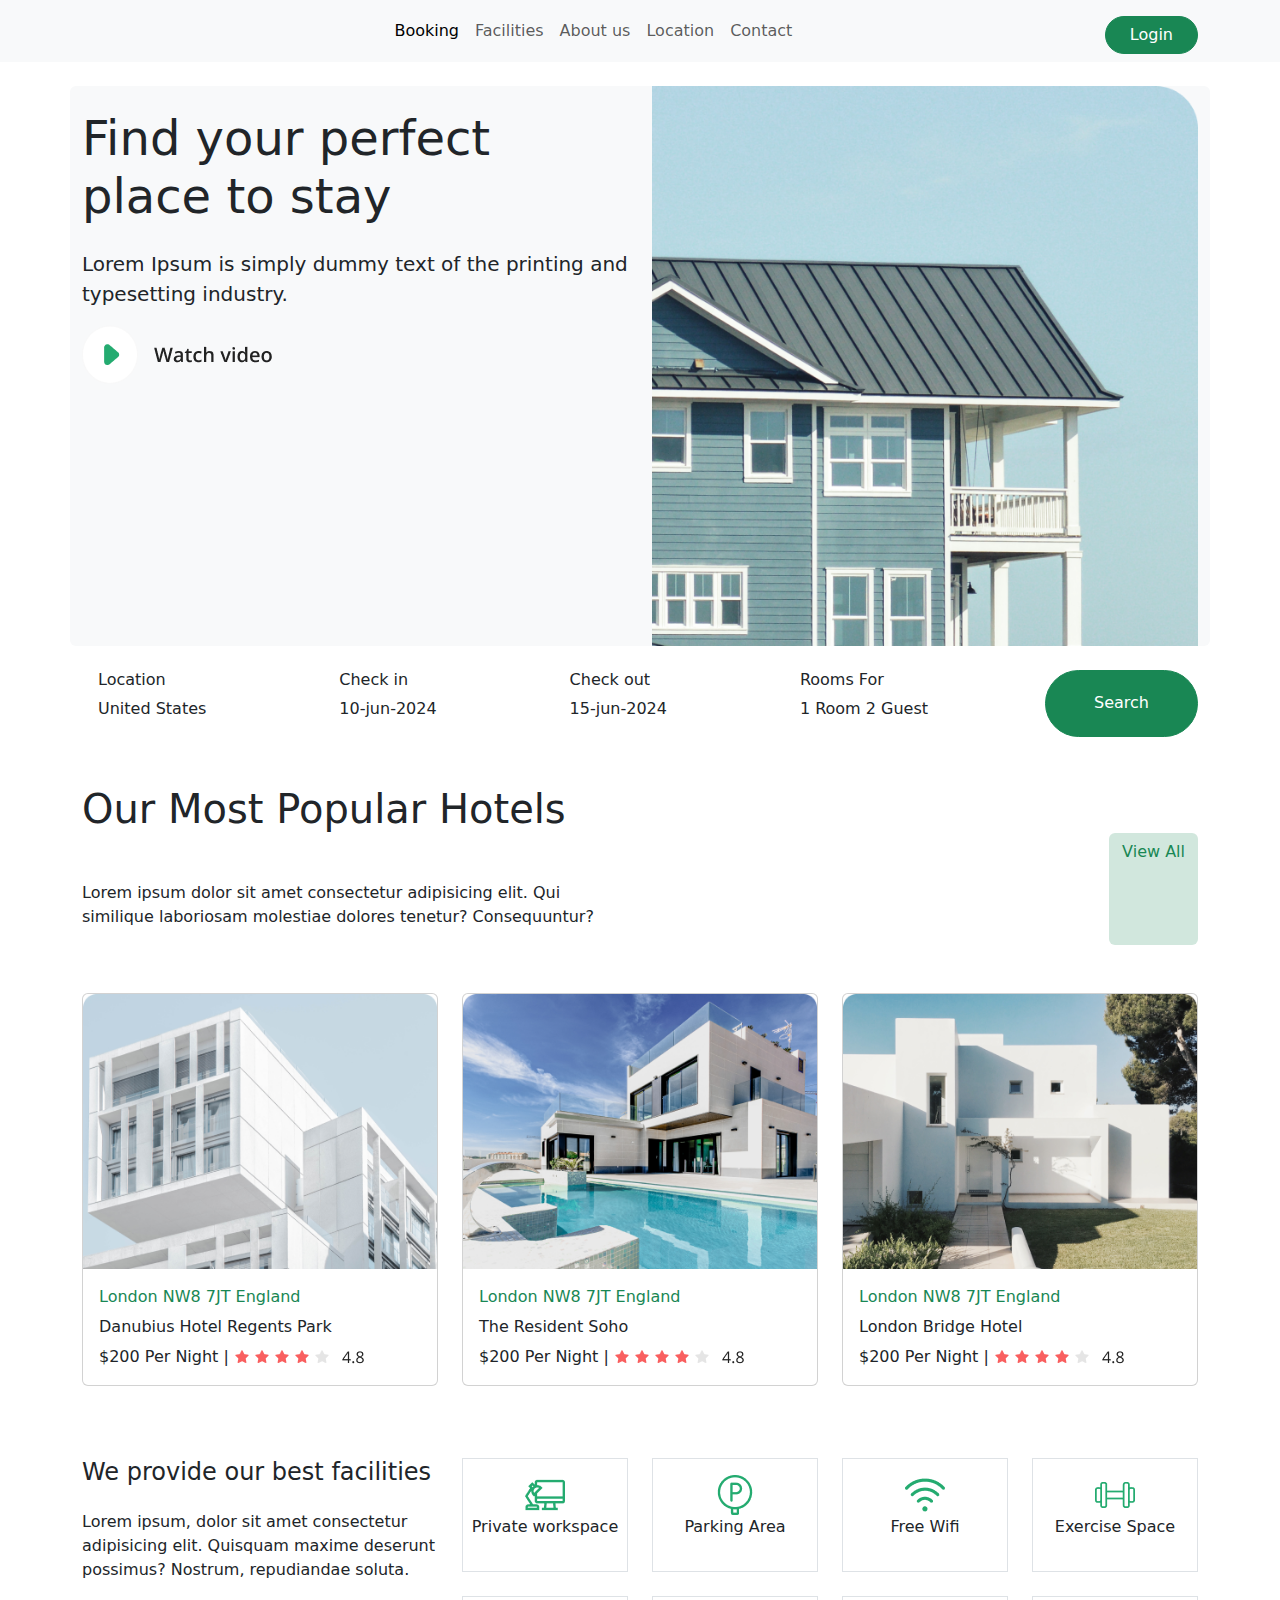
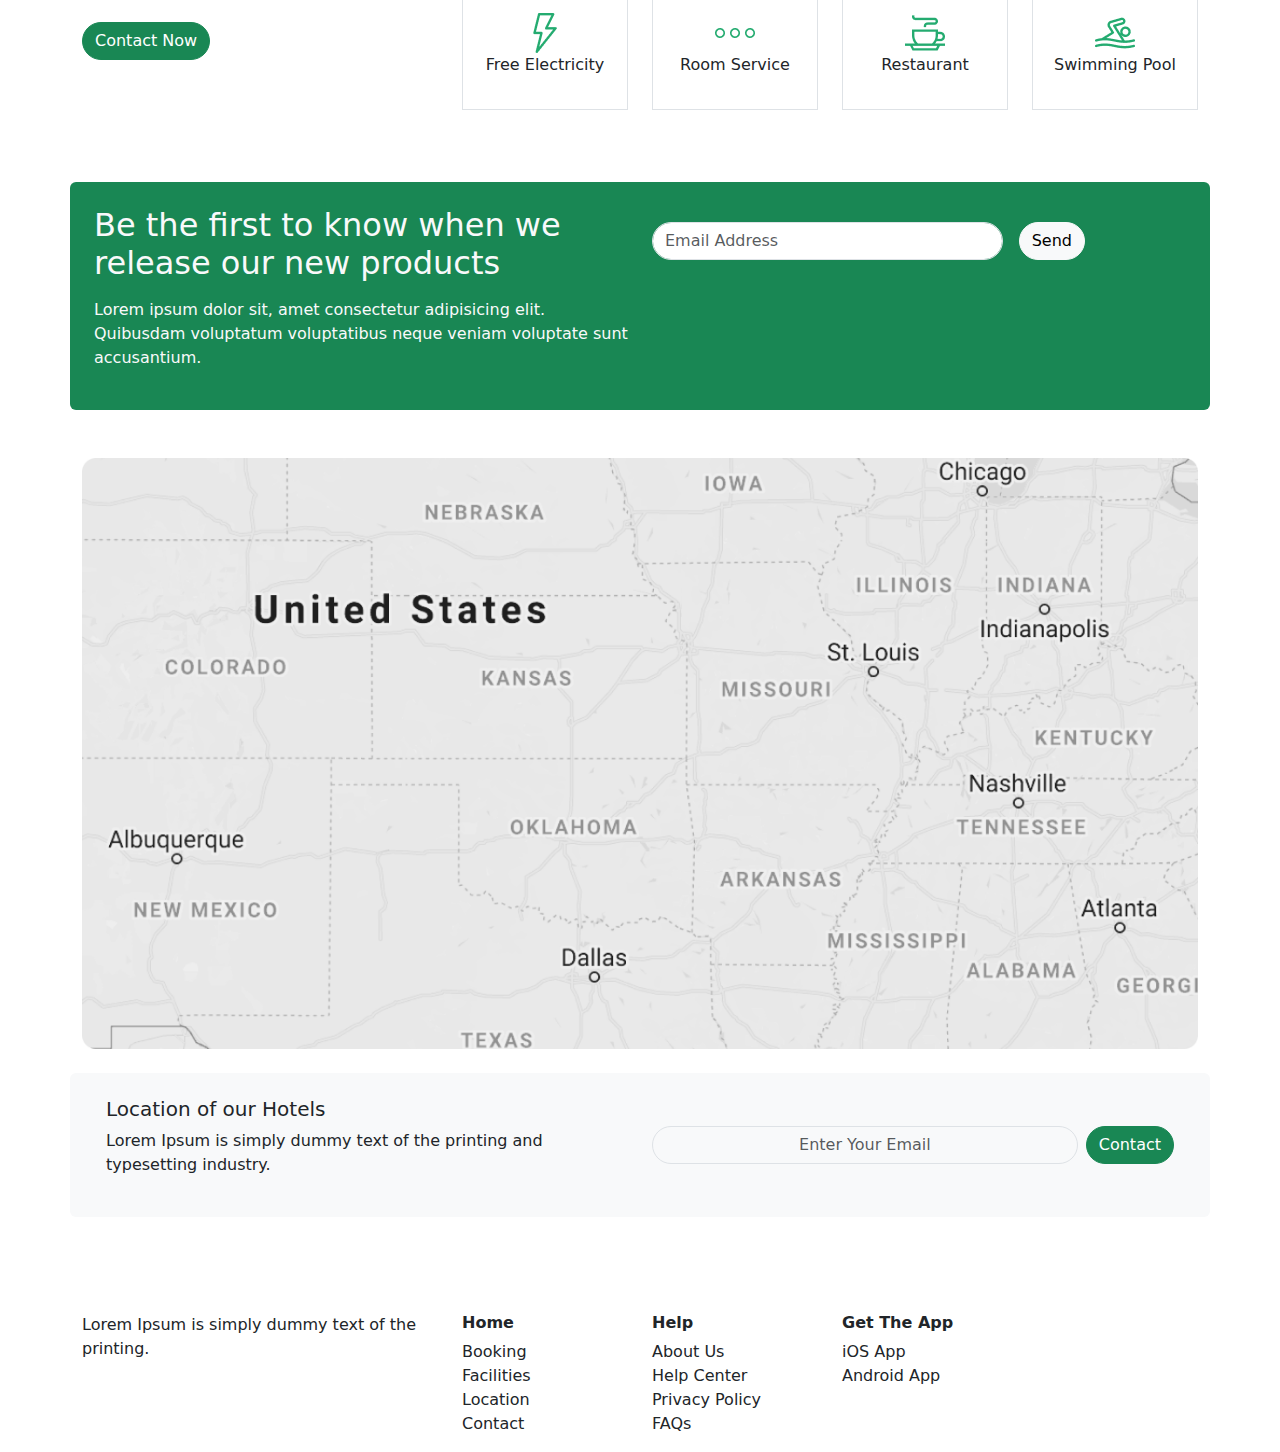
<file: index.html>
<!doctype html>
<html lang="en">

<head>
  <meta charset="utf-8">
  <meta name="viewport" content="width=device-width, initial-scale=1">
  <title>Hotel Booking</title>
  <link href="https://cdn.jsdelivr.net/npm/bootstrap@5.3.3/dist/css/bootstrap.min.css" rel="stylesheet"
    integrity="sha384-QWTKZyjpPEjISv5WaRU9OFeRpok6YctnYmDr5pNlyT2bRjXh0JMhjY6hW+ALEwIH" crossorigin="anonymous">
  <link rel="stylesheet" href="https://cdnjs.cloudflare.com/ajax/libs/font-awesome/6.5.2/css/all.min.css"
    integrity="sha512-SnH5WK+bZxgPHs44uWIX+LLJAJ9/2PkPKZ5QiAj6Ta86w+fsb2TkcmfRyVX3pBnMFcV7oQPJkl9QevSCWr3W6A=="
    crossorigin="anonymous" referrerpolicy="no-referrer" />
  <link rel="stylesheet" href="./index.css">
</head>

<body>
  <div id="main">
    <!-- /menu\ -->
    <header>
      <nav class="navbar navbar-expand-lg bg-body-tertiary">
        <div class="container">
          <button class="navbar-toggler" type="button" data-bs-toggle="collapse" data-bs-target="#navbarSupportedContent"
            aria-controls="navbarSupportedContent" aria-expanded="false" aria-label="Toggle navigation">
            <span class="navbar-toggler-icon"></span>
          </button>
          <div class="collapse navbar-collapse" id="navbarSupportedContent">
            <ul class="navbar-nav mx-auto mb-2 mb-lg-0">
              <li class="nav-item">
                <a class="nav-link active" aria-current="page" href="./index.html">Booking</a>
              </li>
              <li class="nav-item">
                <a class="nav-link" href="./Hostels list.html">Facilities</a>
              </li>
              <li class="nav-item">
                <a class="nav-link" href="./Hostels list.html">About us</a>
              </li>
              <li class="nav-item">
                <a class="nav-link" href="#">Location</a>
              </li>
              <li class="nav-item">
                <a class="nav-link" href="./login.html">Contact</a>
              </li>
            </ul>
            <a href="./login.html" class="btn btn-success px-4 rounded-pill mt-2">Login</a>
          </div>
        </div>
      </nav>
    </header>

    <!-- Section 1 -->
    <div class="container mt-4 bg-light rounded">
      <div class="row">
        <div class="col-lg-6">
          <div class="content">
            <h1 class="display-5 mt-4">Find your perfect place to stay</h1>
            <p class="lead mt-4">Lorem Ipsum is simply dummy text of the printing and typesetting industry.</p>
            <img src="./video.png" alt="Video preview" class="img-fluid">
          </div>
        </div>
        <div class="col-lg-6">
          <div class="content-img">
            <img src="./1.png" alt="Hotel Image" class="img-fluid">
          </div>
        </div>
      </div>
    </div>

    <!-- Section 2 -->
    <div class="container mt-4">
      <div class="row">
        <div class="col-lg-12">
          <div class="d-flex flex-wrap justify-content-between">
            <div class="d-flex">
              <div class="flex-shrink-0">
                <i class="fa-solid fa-location-dot"></i>
              </div>
              <div class="flex-grow-1 ms-3">
                <h6>Location</h6>
                <p>United States</p>
              </div>
            </div>
            <div class="d-flex">
              <div class="flex-shrink-0">
                <i class="fa-solid fa-calendar-days"></i>
              </div>
              <div class="flex-grow-1 ms-3">
                <h6>Check in</h6>
                <p>10-jun-2024</p>
              </div>
            </div>
            <div class="d-flex">
              <div class="flex-shrink-0">
                <i class="fa-solid fa-calendar-days"></i>
              </div>
              <div class="flex-grow-1 ms-3">
                <h6>Check out</h6>
                <p>15-jun-2024</p>
              </div>
            </div>
            <div class="d-flex">
              <div class="flex-shrink-0">
                <i class="fa-solid fa-location-dot"></i>
              </div>
              <div class="flex-grow-1 ms-3">
                <h6>Rooms For</h6>
                <p>1 Room 2 Guest</p>
              </div>
            </div>
            <button type="button" class="btn btn-success px-5 rounded-pill mt-3 mt-lg-0">Search</button>
          </div>
        </div>
      </div>
    </div>

    <!-- Section 3 -->
    <div class="container mt-5">
      <div class="row">
        <div class="col-lg-6">
          <h1 class="head">Our Most Popular Hotels</h1>
          <p class="lead mt-5 fs-6">Lorem ipsum dolor sit amet consectetur adipisicing elit. Qui similique laboriosam molestiae dolores tenetur? Consequuntur?</p>
        </div>
        <div class="col-lg-6 d-flex justify-content-lg-end justify-content-center mt-5">
          <a href="#" class="btn text-success bg-success-subtle">View All</a>
        </div>
      </div>
      <div class="row mt-5">
        <div class="col-lg-4 col-md-6 mb-4">
          <div class="card h-100">
            <img src="./image (1).png" class="card-img-top img-fluid" alt="...">
            <div class="card-body">
              <p class="card-title text-success">London NW8 7JT England</p>
              <h5 class="fs-6">Danubius Hotel Regents Park</h5>
              <p class="card-text">$200 Per Night | <img src="./Group 10.png" alt="Rating"></p>
            </div>
          </div>
        </div>
        <div class="col-lg-4 col-md-6 mb-4">
          <div class="card h-100">
            <img src="./image (2).png" class="card-img-top img-fluid" alt="...">
            <div class="card-body">
              <p class="card-title text-success">London NW8 7JT England</p>
              <h5 class="fs-6">The Resident Soho</h5>
              <p class="card-text">$200 Per Night | <img src="./Group 10.png" alt="Rating"></p>
            </div>
          </div>
        </div>
        <div class="col-lg-4 col-md-6 mb-4">
          <div class="card h-100">
            <img src="./image (3).png" class="card-img-top img-fluid" alt="...">
            <div class="card-body">
              <p class="card-title text-success">London NW8 7JT England</p>
              <h5 class="fs-6">London Bridge Hotel</h5>
              <p class="card-text">$200 Per Night | <img src="./Group 10.png" alt="Rating"></p>
            </div>
          </div>
        </div>
      </div>
    </div>

    <!-- Section 4 -->
    <div class="container mt-5">
      <div class="row">
        <div class="col-lg-4">
          <h4>We provide our best facilities</h4>
          <p class="mt-4">Lorem ipsum, dolor sit amet consectetur adipisicing elit. Quisquam maxime deserunt possimus? Nostrum, repudiandae soluta.</p>
          <button class="btn mt-4 btn-success rounded-pill">Contact Now</button>
        </div>
        <div class="col-lg-2 col-md-4 mb-4">
          <div class="box border py-3 text-center">
            <img src="./workspace 1.png" alt="">
            <p>Private workspace</p>
          </div>
          <div class="box border text-center mt-4 py-3">
            <img src="./flash (1) 1.png" alt="">
            <p>Free Electricity</p>
          </div>
        </div>
        <div class="col-lg-2 col-md-4 mb-4">
          <div class="box border py-3 text-center">
            <img src="./parking-area (1) 1.png" alt="">
            <p>Parking Area</p>
          </div>
          <div class="box border text-center mt-4 py-3">
            <img src="./ellipsis 1.png" alt="">
            <p>Room Service</p>
          </div>
        </div>
        <div class="col-lg-2 col-md-4 mb-4">
          <div class="box border py-3 text-center">
            <img src="./wifi (2) 1.png" alt="">
            <p>Free Wifi</p>
          </div>
          <div class="box border text-center mt-4 py-3">
            <img src="./cappuccino 1.png" alt="">
            <p>Restaurant</p>
          </div>
        </div>
        <div class="col-lg-2 col-md-4 mb-4">
          <div class="box border py-3 text-center">
            <img src="./dumbell 1 (1).png" alt="">
            <p>Exercise Space</p>
          </div>
          <div class="box border text-center mt-4 py-3">
            <img src="./swimmer 1.png" alt="">
            <p>Swimming Pool</p>
          </div>
        </div>
      </div>
    </div>

    <!-- Section 5 -->
    <div class="container mt-5 bg-success text-light p-4 rounded">
      <div class="row">
        <div class="col-lg-6">
          <h2>Be the first to know when we release our new products</h2>
          <p class="mt-3">Lorem ipsum dolor sit, amet consectetur adipisicing elit. Quibusdam voluptatum voluptatibus neque veniam voluptate sunt accusantium.</p>
        </div>
        <div class="col-lg-6">
          <form class="row g-3">
            <div class="col-md-8">
              <input type="email" class="form-control rounded-pill mt-3" placeholder="Email Address">
            </div>
            <div class="col-md-4">
              <button type="submit" class="btn btn-light rounded-pill mt-3">Send</button>
            </div>
          </form>
        </div>
      </div>
    </div>

    <!-- Section 6 -->
<div class="container mt-5">
  <div class="row">
    <div class="col-12">
      <img src="./map.png" alt="Map" class="img-fluid">
    </div>
  </div>
  <div class="row bg-light rounded mt-4 p-4">
    <div class="col-lg-6">
      <h5>Location of our Hotels</h5>
      <p>Lorem Ipsum is simply dummy text of the printing and typesetting industry.</p>
    </div>
    <div class="col-lg-6 d-flex justify-content-lg-end align-items-center mt-3 mt-lg-0">
      <input type="email" placeholder="Enter Your Email" class="form-control rounded-pill bg-light me-2 text-center">
      <button class="btn btn-success rounded-pill">Contact</button>
    </div>
  </div>
</div>
<!-- End Section 6 -->

<!-- Section 7 -->
<div class="container mt-5">
  <div class="row">
    <div class="col-lg-4 col-md-6 mt-5">
      <p>Lorem Ipsum is simply dummy text of the printing.</p>
      <div class="mt-3">
        <a href="#" class="me-3"><i class="fa-brands fa-facebook fa-2x"></i></a>
        <a href="#" class="me-3"><i class="fa-brands fa-square-instagram fa-2x"></i></a>
        <a href="#"><i class="fa-brands fa-google fa-2x"></i></a>
      </div>
    </div>
    <div class="col-lg-2 col-md-6 mt-5">
      <h6 class="fw-bold">Home</h6>
      <ul class="list-unstyled">
        <li><a href="#" class="text-decoration-none text-dark">Booking</a></li>
        <li><a href="#" class="text-decoration-none text-dark">Facilities</a></li>
        <li><a href="#" class="text-decoration-none text-dark">Location</a></li>
        <li><a href="#" class="text-decoration-none text-dark">Contact</a></li>
      </ul>
    </div>
    <div class="col-lg-2 col-md-6 mt-5">
      <h6 class="fw-bold">Help</h6>
      <ul class="list-unstyled">
        <li><a href="#" class="text-decoration-none text-dark">About Us</a></li>
        <li><a href="#" class="text-decoration-none text-dark">Help Center</a></li>
        <li><a href="#" class="text-decoration-none text-dark">Privacy Policy</a></li>
        <li><a href="#" class="text-decoration-none text-dark">FAQs</a></li>
      </ul>
    </div>
    <div class="col-lg-2 col-md-6 mt-5">
      <h6 class="fw-bold">Get The App</h6>
      <ul class="list-unstyled">
        <li><a href="#" class="text-decoration-none text-dark">iOS App</a></li>
        <li><a href="#" class="text-decoration-none text-dark">Android App</a></li>
      </ul>
    </div>
  </div>
</div>
<!-- End Section 7 -->

  </div>

  <script src="https://cdn.jsdelivr.net/npm/bootstrap@5.3.3/dist/js/bootstrap.bundle.min.js"
    integrity="sha384-dQF1WbqqiJ6fnuOPSNk/d4B0VR2uC11ykPqSnnNr4/V27BfDQO/bX7EAPt08TUwP" crossorigin="anonymous"></script>
</body>

</html>
</file>
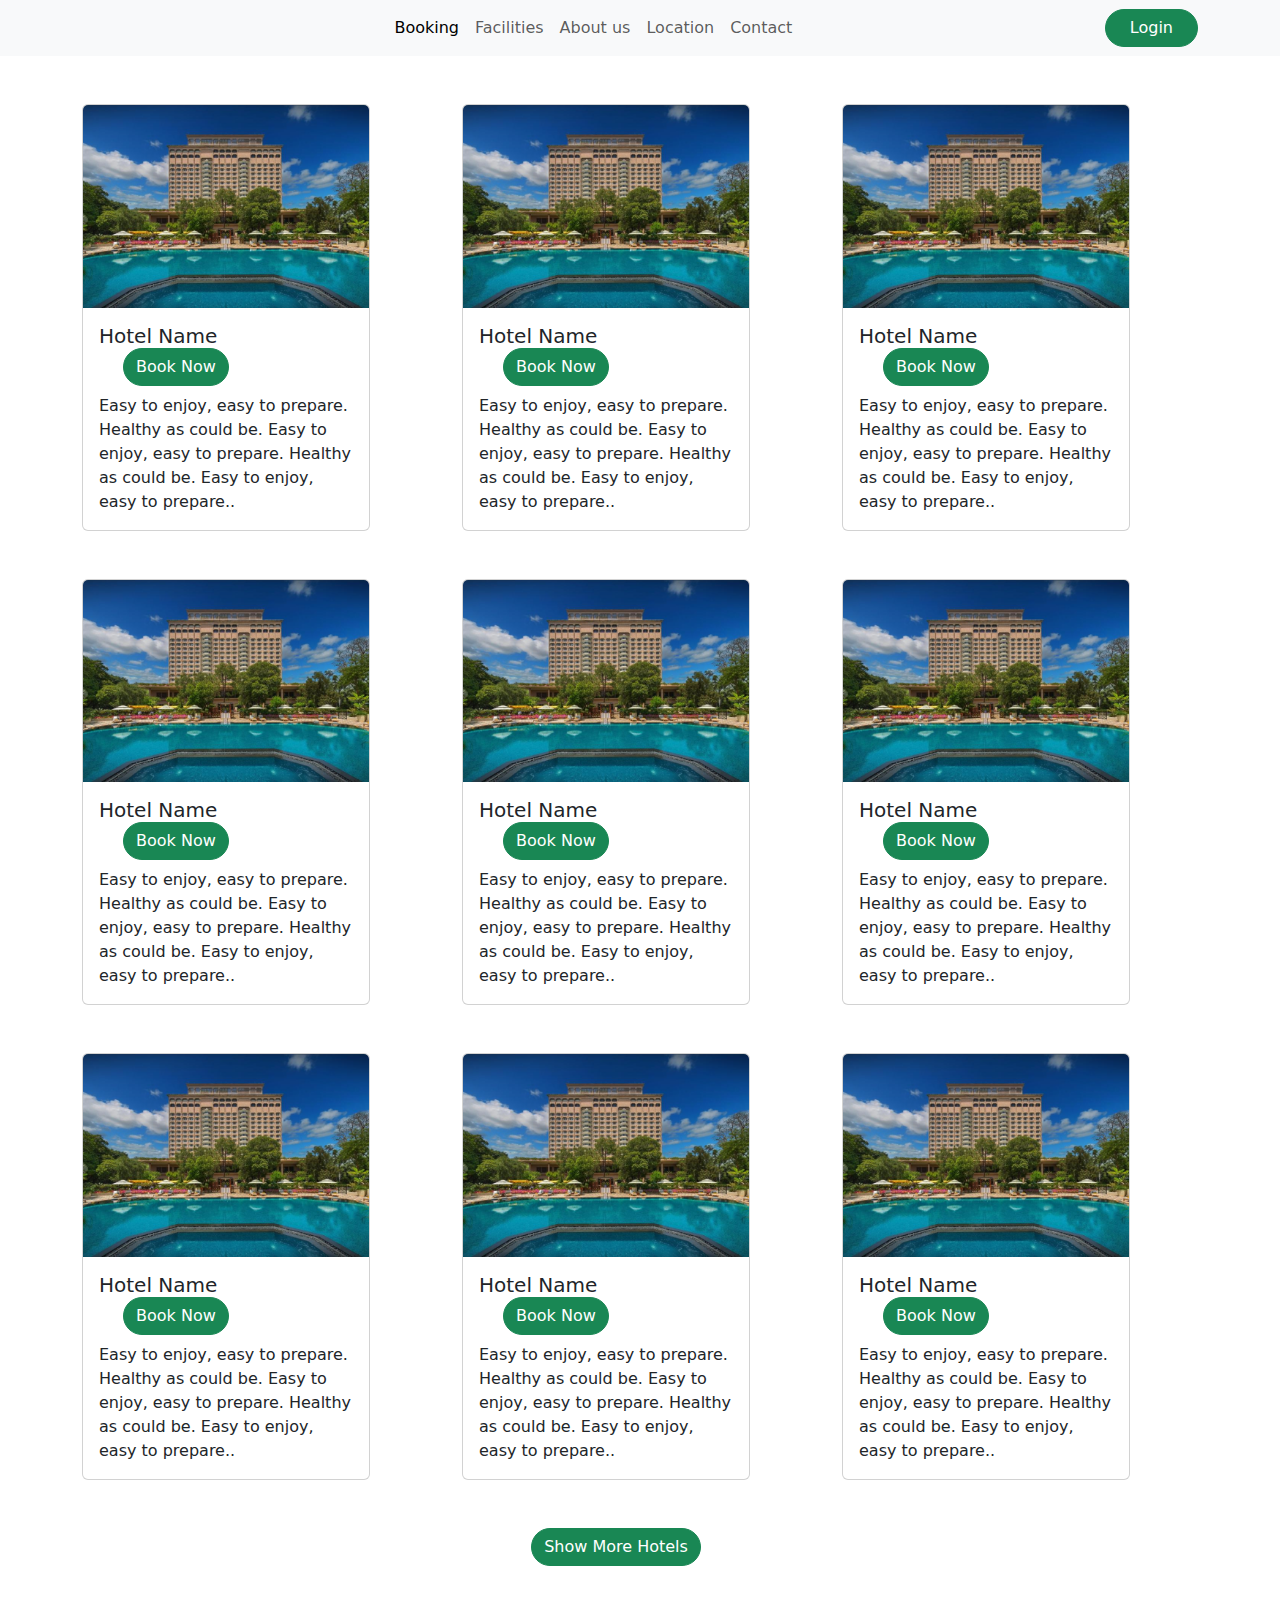
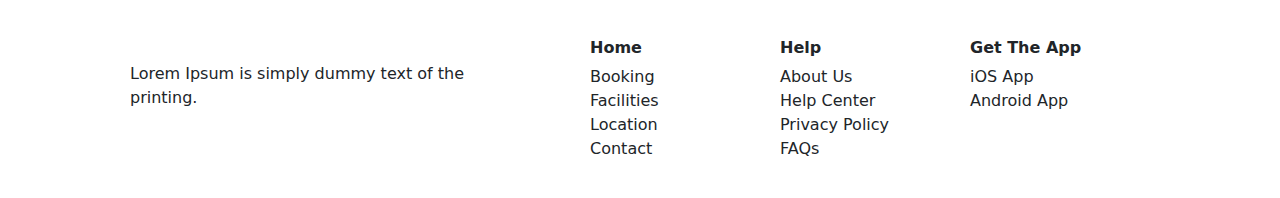
<file: Hostels list.html>
<!DOCTYPE html>
<html lang="en">
<head>
    <meta charset="UTF-8">
    <meta name="viewport" content="width=device-width, initial-scale=1.0">
    <title>Hostels List</title>
    <link href="https://cdn.jsdelivr.net/npm/bootstrap@5.3.3/dist/css/bootstrap.min.css" rel="stylesheet"
    integrity="sha384-QWTKZyjpPEjISv5WaRU9OFeRpok6YctnYmDr5pNlyT2bRjXh0JMhjY6hW+ALEwIH" crossorigin="anonymous">
  <link rel="stylesheet" href="https://cdnjs.cloudflare.com/ajax/libs/font-awesome/6.5.2/css/all.min.css"
    integrity="sha512-SnH5WK+bZxgPHs44uWIX+LLJAJ9/2PkPKZ5QiAj6Ta86w+fsb2TkcmfRyVX3pBnMFcV7oQPJkl9QevSCWr3W6A=="
    crossorigin="anonymous" referrerpolicy="no-referrer" />
 <link rel="stylesheet" href="./index.css">
</head>
<body>
    <header>
        <nav class="navbar navbar-expand-lg bg-body-tertiary">
          <div class="container">
  
            <button class="navbar-toggler" type="button" data-bs-toggle="collapse"
              data-bs-target="#navbarSupportedContent" aria-controls="navbarSupportedContent" aria-expanded="false"
              aria-label="Toggle navigation">
              <span class="navbar-toggler-icon"></span>
            </button>
            <div class="collapse navbar-collapse" id="navbarSupportedContent">
              <ul class="navbar-nav mx-auto mb-2 mb-lg-0">
                <li class="nav-item">
                  <a class="nav-link active" aria-current="page" href="./index.html">Booking</a>
                </li>
                <li class="nav-item">
                  <a class="nav-link" href="./Hostels list.html">Facilities</a>
                </li>
                <li class="nav-item">
                  <a class="nav-link" href="./Hostels list.html">About us</a>
                </li>
                <li class="nav-item">
                  <a class="nav-link" href="#">Location</a>
                </li>
                <li class="nav-item">
                  <a class="nav-link" href="./login.html">Contact</a>
                </li>
  
              </ul>
              <a href="#" class="btn btn-success px-4 rounded-pill mt-">Login</a>
            </div>
          </div>
        </nav>
      </header>
      <!-- section1 -->
      <div class="container mt-5">
        <div class="row">
            <div class="col-lg-4 rounded">
                <div class="card" style="width: 18rem;">
                    <img src="./Rectangle 14.png" class="card-img-top" alt="...">
                    <div class="card-body">
                        <h5 class="card-title">Hotel Name <a href="#" class="btn btn-success rounded-pill ms-4">Book Now</a></h5>
                        
                        <p class="card-text">Easy to enjoy, easy to prepare. Healthy as could be. Easy to enjoy, easy to prepare. Healthy as could be. Easy to enjoy, easy to prepare..</p>
                    </div>
                  </div>
            </div>
            <div class="col-lg-4 rounded">
                <div class="card" style="width: 18rem;">
                    <img src="./Rectangle 14.png" class="card-img-top" alt="...">
                    <div class="card-body">
                        <h5 class="card-title">Hotel Name <a href="#" class="btn btn-success rounded-pill ms-4">Book Now</a></h5>
                        
                        <p class="card-text">Easy to enjoy, easy to prepare. Healthy as could be. Easy to enjoy, easy to prepare. Healthy as could be. Easy to enjoy, easy to prepare..</p>
                    </div>
                  </div>
            </div>
            <div class="col-lg-4 rounded">
                <div class="card" style="width: 18rem;">
                    <img src="./Rectangle 14.png" class="card-img-top" alt="...">
                    <div class="card-body">
                        <h5 class="card-title">Hotel Name <a href="#" class="btn btn-success rounded-pill ms-4">Book Now</a></h5>
                        
                        <p class="card-text">Easy to enjoy, easy to prepare. Healthy as could be. Easy to enjoy, easy to prepare. Healthy as could be. Easy to enjoy, easy to prepare..</p>
                    </div>
                  </div>
            </div>
        </div>
      </div>

      <div class="container mt-5">
        <div class="row">
            <div class="col-lg-4 rounded">
                <div class="card" style="width: 18rem;">
                    <img src="./Rectangle 14.png" class="card-img-top" alt="...">
                    <div class="card-body">
                        <h5 class="card-title">Hotel Name <a href="#" class="btn btn-success rounded-pill ms-4">Book Now</a></h5>
                        
                        <p class="card-text">Easy to enjoy, easy to prepare. Healthy as could be. Easy to enjoy, easy to prepare. Healthy as could be. Easy to enjoy, easy to prepare..</p>
                    </div>
                  </div>
            </div>
            <div class="col-lg-4 rounded">
                <div class="card" style="width: 18rem;">
                    <img src="./Rectangle 14.png" class="card-img-top" alt="...">
                    <div class="card-body">
                        <h5 class="card-title">Hotel Name <a href="#" class="btn btn-success rounded-pill ms-4">Book Now</a></h5>
                        
                        <p class="card-text">Easy to enjoy, easy to prepare. Healthy as could be. Easy to enjoy, easy to prepare. Healthy as could be. Easy to enjoy, easy to prepare..</p>
                    </div>
                  </div>
            </div>
            <div class="col-lg-4 rounded">
                <div class="card" style="width: 18rem;">
                    <img src="./Rectangle 14.png" class="card-img-top" alt="...">
                    <div class="card-body">
                        <h5 class="card-title">Hotel Name <a href="#" class="btn btn-success rounded-pill ms-4">Book Now</a></h5>
                        
                        <p class="card-text">Easy to enjoy, easy to prepare. Healthy as could be. Easy to enjoy, easy to prepare. Healthy as could be. Easy to enjoy, easy to prepare..</p>
                    </div>
                  </div>
            </div>
        </div>
      </div>

      <div class="container mt-5">
        <div class="row">
            <div class="col-lg-4 rounded">
                <div class="card" style="width: 18rem;">
                    <img src="./Rectangle 14.png" class="card-img-top" alt="...">
                    <div class="card-body">
                        <h5 class="card-title">Hotel Name <a href="#" class="btn btn-success rounded-pill ms-4">Book Now</a></h5>
                        
                        <p class="card-text">Easy to enjoy, easy to prepare. Healthy as could be. Easy to enjoy, easy to prepare. Healthy as could be. Easy to enjoy, easy to prepare..</p>
                    </div>
                  </div>
            </div>
            <div class="col-lg-4 rounded">
                <div class="card" style="width: 18rem;">
                    <img src="./Rectangle 14.png" class="card-img-top" alt="...">
                    <div class="card-body">
                        <h5 class="card-title">Hotel Name <a href="#" class="btn btn-success rounded-pill ms-4">Book Now</a></h5>
                        
                        <p class="card-text">Easy to enjoy, easy to prepare. Healthy as could be. Easy to enjoy, easy to prepare. Healthy as could be. Easy to enjoy, easy to prepare..</p>
                    </div>
                  </div>
            </div>
            <div class="col-lg-4 rounded">
                <div class="card" style="width: 18rem;">
                    <img src="./Rectangle 14.png" class="card-img-top" alt="...">
                    <div class="card-body">
                        <h5 class="card-title">Hotel Name <a href="#" class="btn btn-success rounded-pill ms-4">Book Now</a></h5>
                        
                        <p class="card-text">Easy to enjoy, easy to prepare. Healthy as could be. Easy to enjoy, easy to prepare. Healthy as could be. Easy to enjoy, easy to prepare..</p>
                    </div>
                  </div>
            </div>
        </div>
      </div>

      <div class="container mt-5 text-center">
        <div class="row">
            <div class="col-lg-12">
                <a type="button" class="btn btn-success rounded-pill me-5">Show More Hotels</a>
            </div>
        </div>
      </div>
      <!-- end -->
      <!-- section 2 -->
      <div class="container mt-5 ">
        <div class="row mt-5">
          <div class="col-lg-4 mt-5 m-5">
            <p>Lorem Ipsum is simply dummy text of the printing.</p><br>
            <div class="icon"><i class="fa-brands fa-facebook"></i><i class="fa-brands fa-square-instagram"></i><i class="fa-brands fa-google"></i>
            </div>
            </div>
            <div class="col-lg-2 mt-4 ">
              <ul class="list ">
              <h6 class="f fw-bold">Home</h6>
              <li>Booking</li>
              <li>Facilities</li>
              <li>Location</li>
              <li>Contact</li>
            </ul>
            </div>
            <div class="col-lg-2 mt-4 ">
              <ul class="list">
              <h6 class="f fw-bold">Help</h6>
              <li>About Us</li>
              <li>Help Center</li>
              <li>Privacy Policy</li>
              <li>FAQs</li>
            </ul>
            </div>
            <div class="col-lg-2 mt-4 ">
              <ul class="list">
              <h6 class="f fw-bold">Get The App</h6>
              <li>iOS App</li>
              <li>Android App</li>
              
            </ul>
            </div>
        </div>
      </div>
      <!-- end -->
</body>
</html>
</file>
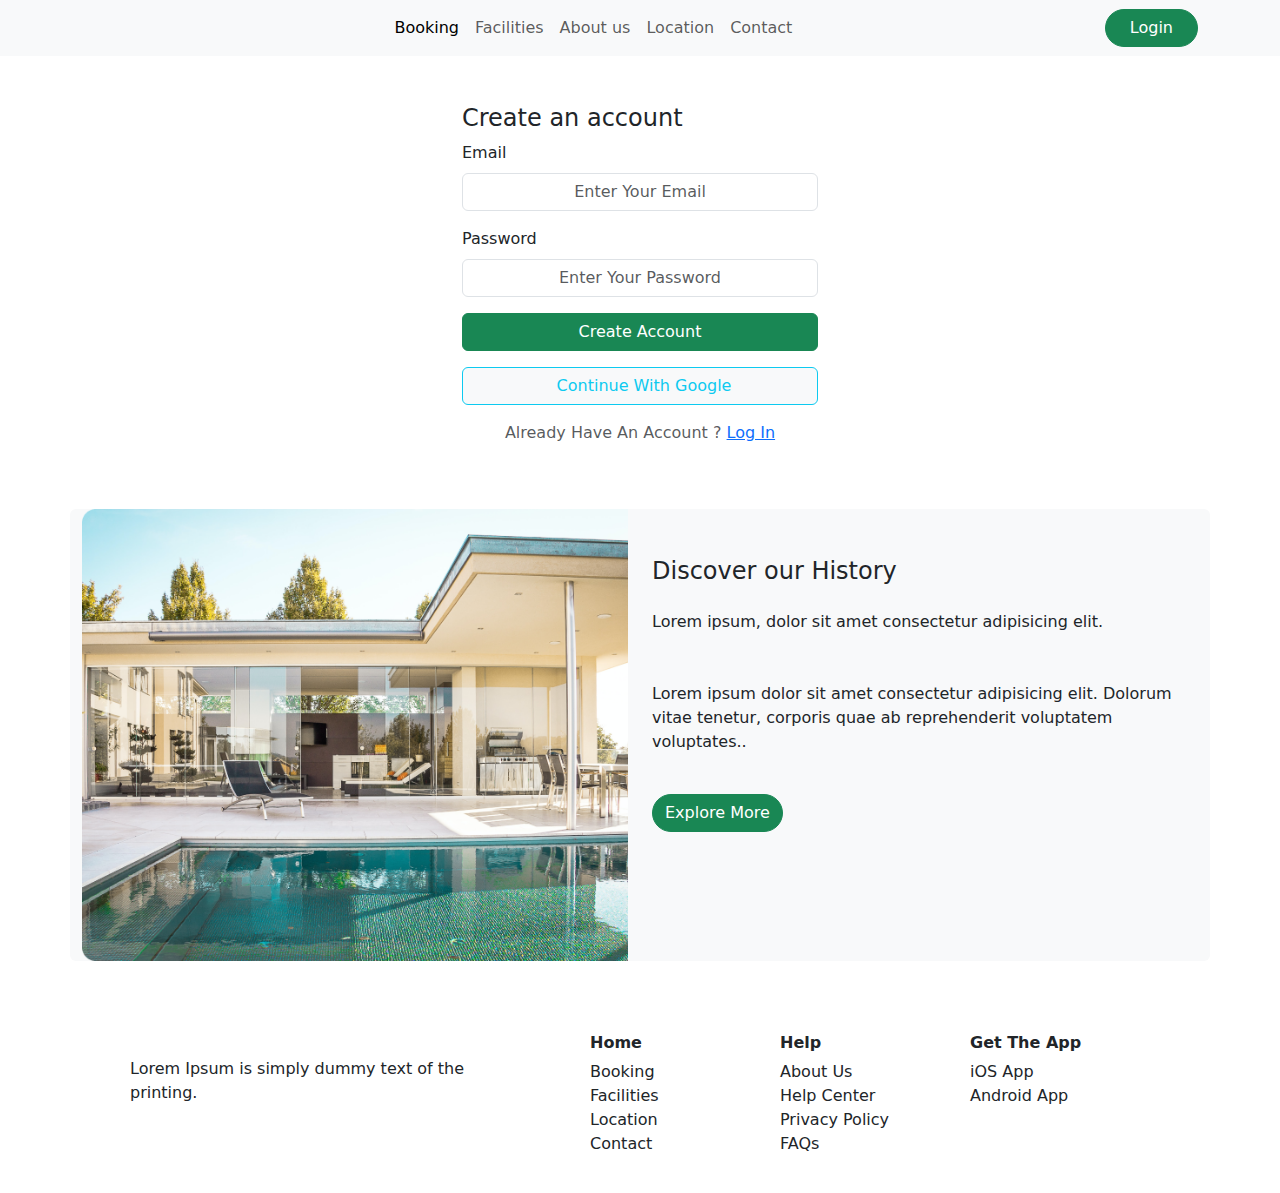
<file: Register.html>
<!DOCTYPE html>
<html lang="en">
<head>
    <meta charset="UTF-8">
    <meta name="viewport" content="width=device-width, initial-scale=1.0">
    <title>Register Page</title>
    <link href="https://cdn.jsdelivr.net/npm/bootstrap@5.3.3/dist/css/bootstrap.min.css" rel="stylesheet"
    integrity="sha384-QWTKZyjpPEjISv5WaRU9OFeRpok6YctnYmDr5pNlyT2bRjXh0JMhjY6hW+ALEwIH" crossorigin="anonymous">
  <link rel="stylesheet" href="https://cdnjs.cloudflare.com/ajax/libs/font-awesome/6.5.2/css/all.min.css"
    integrity="sha512-SnH5WK+bZxgPHs44uWIX+LLJAJ9/2PkPKZ5QiAj6Ta86w+fsb2TkcmfRyVX3pBnMFcV7oQPJkl9QevSCWr3W6A=="
    crossorigin="anonymous" referrerpolicy="no-referrer" />
 <link rel="stylesheet" href="./index.css">
</head>
<body>
    <header>
        <nav class="navbar navbar-expand-lg bg-body-tertiary">
          <div class="container">
  
            <button class="navbar-toggler" type="button" data-bs-toggle="collapse"
              data-bs-target="#navbarSupportedContent" aria-controls="navbarSupportedContent" aria-expanded="false"
              aria-label="Toggle navigation">
              <span class="navbar-toggler-icon"></span>
            </button>
            <div class="collapse navbar-collapse" id="navbarSupportedContent">
              <ul class="navbar-nav mx-auto mb-2 mb-lg-0">
                <li class="nav-item">
                  <a class="nav-link active" aria-current="page" href="./index.html">Booking</a>
                </li>
                <li class="nav-item">
                  <a class="nav-link" href="./Hostels list.html">Facilities</a>
                </li>
                <li class="nav-item">
                  <a class="nav-link" href="./Hostels list.html">About us</a>
                </li>
                <li class="nav-item">
                  <a class="nav-link" href="#">Location</a>
                </li>
                <li class="nav-item">
                  <a class="nav-link" href="./login.html">Contact</a>
                </li>
  
              </ul>
              <a href="#" class="btn btn-success px-4 rounded-pill mt-">Login</a>
            </div>
          </div>
        </nav>
      </header>
      <!-- section1 -->
      <div class="container">
        <div class="row ">
        <div class="col-lg-4"></div>
        <div class="col-lg-4">
      <form>
        <div class="mb-3 mt-5">
            <h4>Create an account</h4>
          <label for="exampleInputEmail1" class="form-label">Email</label>
          <input type="email" class="form-control  text-center" id="exampleInputEmail1" aria-describedby="emailHelp" placeholder="Enter Your Email">
         
        </div>
        <div class="mb-3 ">
          <label for="exampleInputPassword1" class="form-label">Password</label>
          <input type="password" class="form-control  text-center" id="exampleInputPassword1" placeholder="Enter Your Password">
        </div>
       
        <button type="submit" class="btn btn-success w-100 text-center">Create Account</button><br>
        <button type="submit" class="btn btn-info bg-light mt-3 w-100 text-center"> <i class="fa-brands fa-google pe-2"></i><span class="v text-info">Continue With Google</span></button>

        <p class="mt-3 text-center text-muted">Already Have An Account ? <a href="./login.html">Log In</a></p>
        </form>
    </div>
    <div class="col-lg-4"></div>
    </div>
    </div>
      <!-- end -->
      <!-- senrion 2 -->
      <div class="container mt-5 ">
        <div class="row bg-light rounded">
          <div class="col-lg-6 ">
            <img src="./image (4).png" alt="" class="img-fluid">
          </div>
          <div class="col-lg-6 mt-5">
            <h4>Discover our History</h4>
            <p class="p mt-4">Lorem ipsum, dolor sit amet consectetur adipisicing elit.<br><br><br>Lorem ipsum dolor sit
              amet
              consectetur adipisicing elit. Dolorum vitae tenetur, corporis quae ab reprehenderit voluptatem voluptates..
            </p>
            <button class="btn mt-4 btn-success  rounded-pill">Explore More</button>
          </div>
        </div>
      </div>
      <!-- end -->
      <!-- senrion 3 -->
      <div class="container mt-5 ">
        <div class="row mt-5">
          <div class="col-lg-4 mt-5 m-5">
            <p>Lorem Ipsum is simply dummy text of the printing.</p><br>
            <div class="icon"><i class="fa-brands fa-facebook"></i><i class="fa-brands fa-square-instagram"></i><i class="fa-brands fa-google"></i>
            </div>
            </div>
            <div class="col-lg-2 mt-4 ">
              <ul class="list ">
              <h6 class="f fw-bold">Home</h6>
              <li>Booking</li>
              <li>Facilities</li>
              <li>Location</li>
              <li>Contact</li>
            </ul>
            </div>
            <div class="col-lg-2 mt-4 ">
              <ul class="list">
              <h6 class="f fw-bold">Help</h6>
              <li>About Us</li>
              <li>Help Center</li>
              <li>Privacy Policy</li>
              <li>FAQs</li>
            </ul>
            </div>
            <div class="col-lg-2 mt-4 ">
              <ul class="list">
              <h6 class="f fw-bold">Get The App</h6>
              <li>iOS App</li>
              <li>Android App</li>
              
            </ul>
            </div>
        </div>
      </div>
      <!-- end -->
</body>
</html>
</file>
<file: index.css>
.menu{
    display: flex;
    flex-direction: row;
    justify-content: space-evenly;
    background-color: aliceblue;
    border-radius: 30px;
    margin-top: -10%;
    width: 60vw;
    margin-left: 10%;
    
}
.menu button{
    margin-right: -9%;
}
.menu1{
    display: flex;
    flex-direction: row;
    justify-content: space-evenly;
    border-radius: 30px;
    margin-top: -18%;
    height: 25vh;
    background-color: white;
    width: 75vw;
    margin-left: 5%;
}
.icon{
    display: flex;
    justify-content:space-between;
     
}
.list
{

list-style: none;
}
</file>
